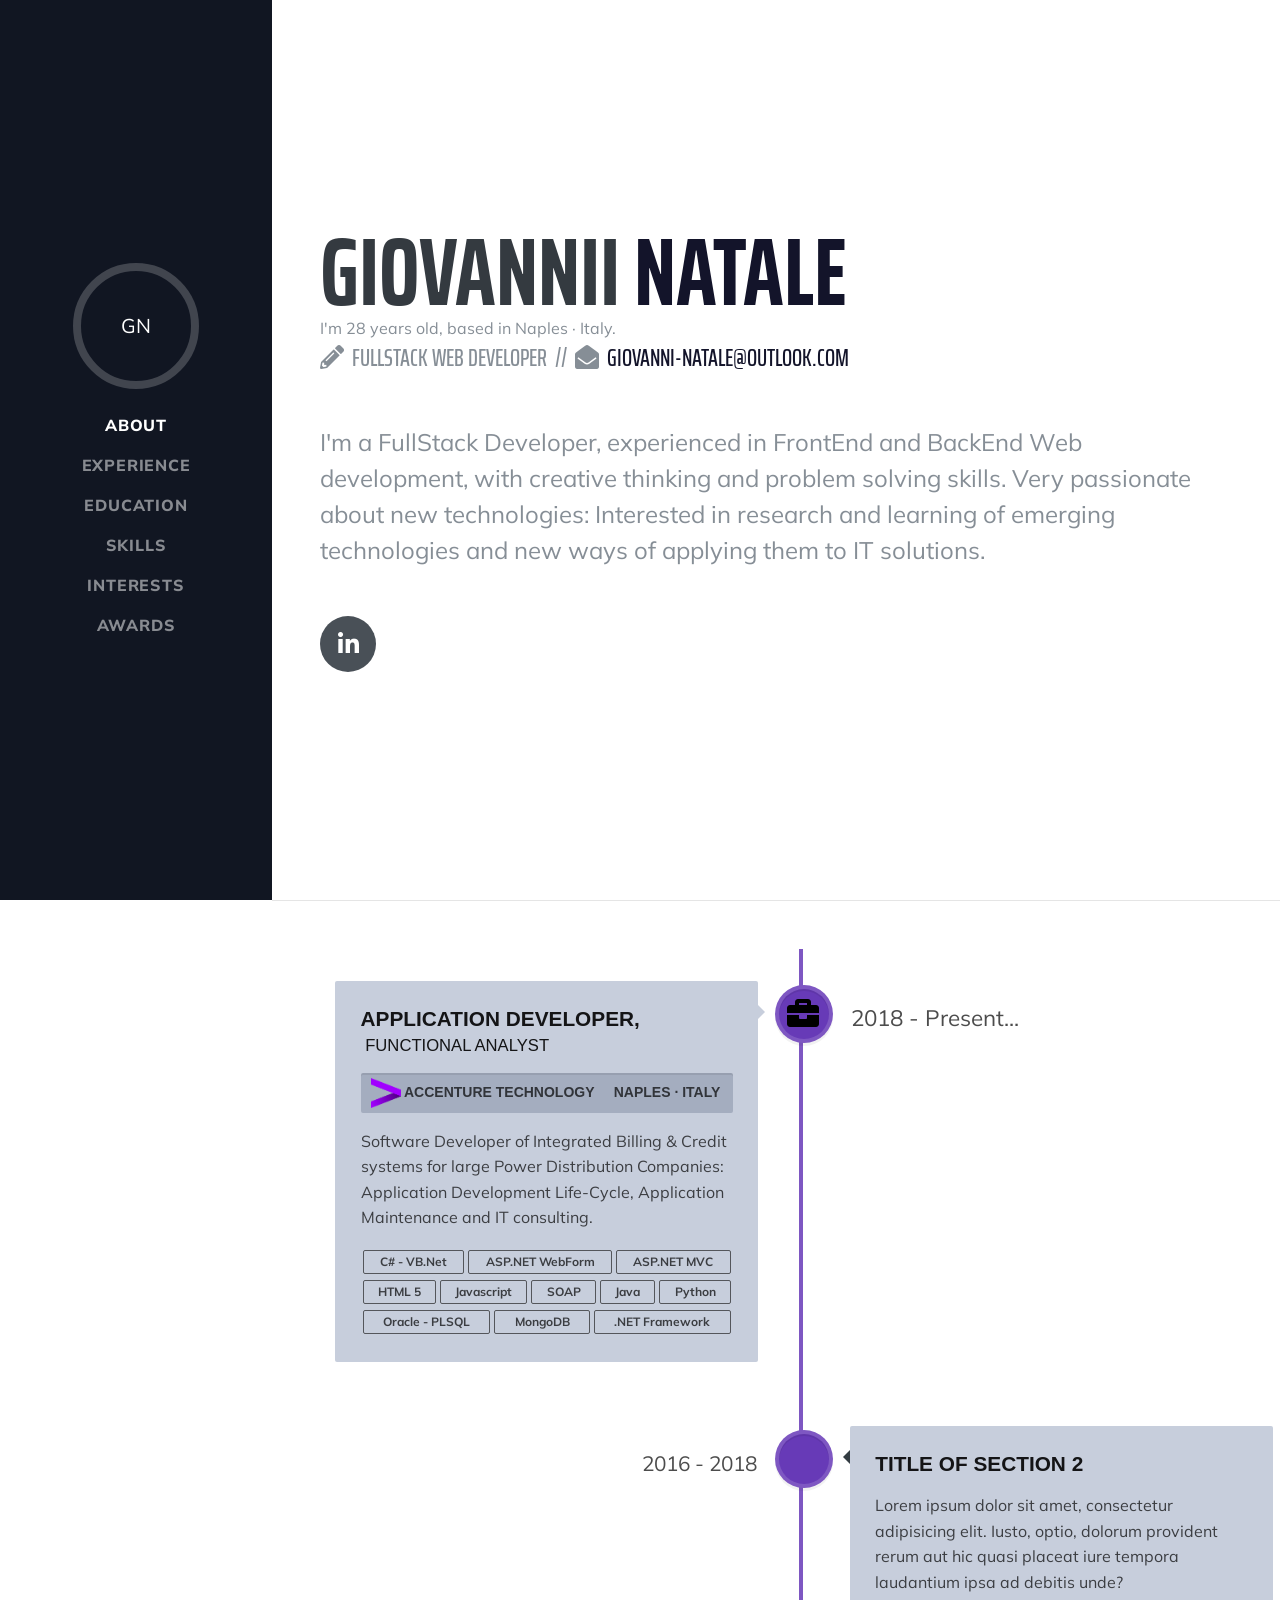
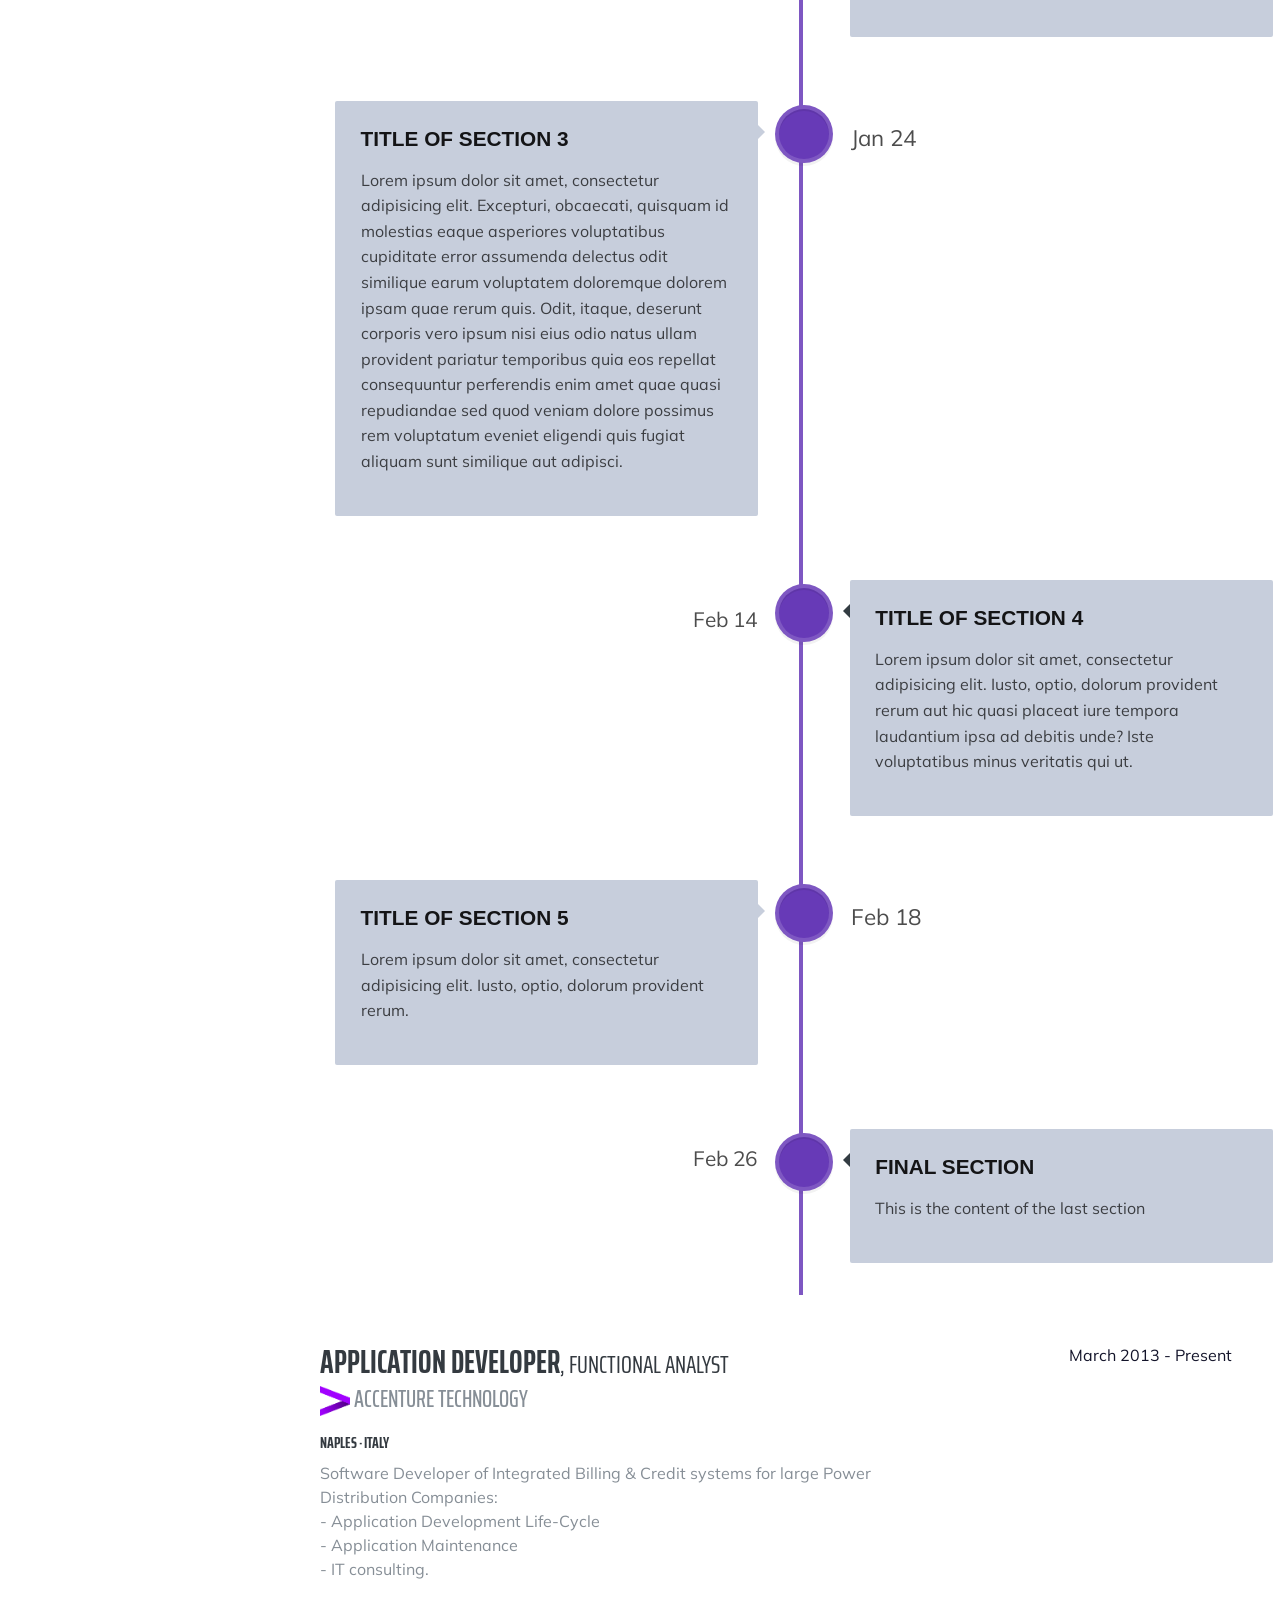
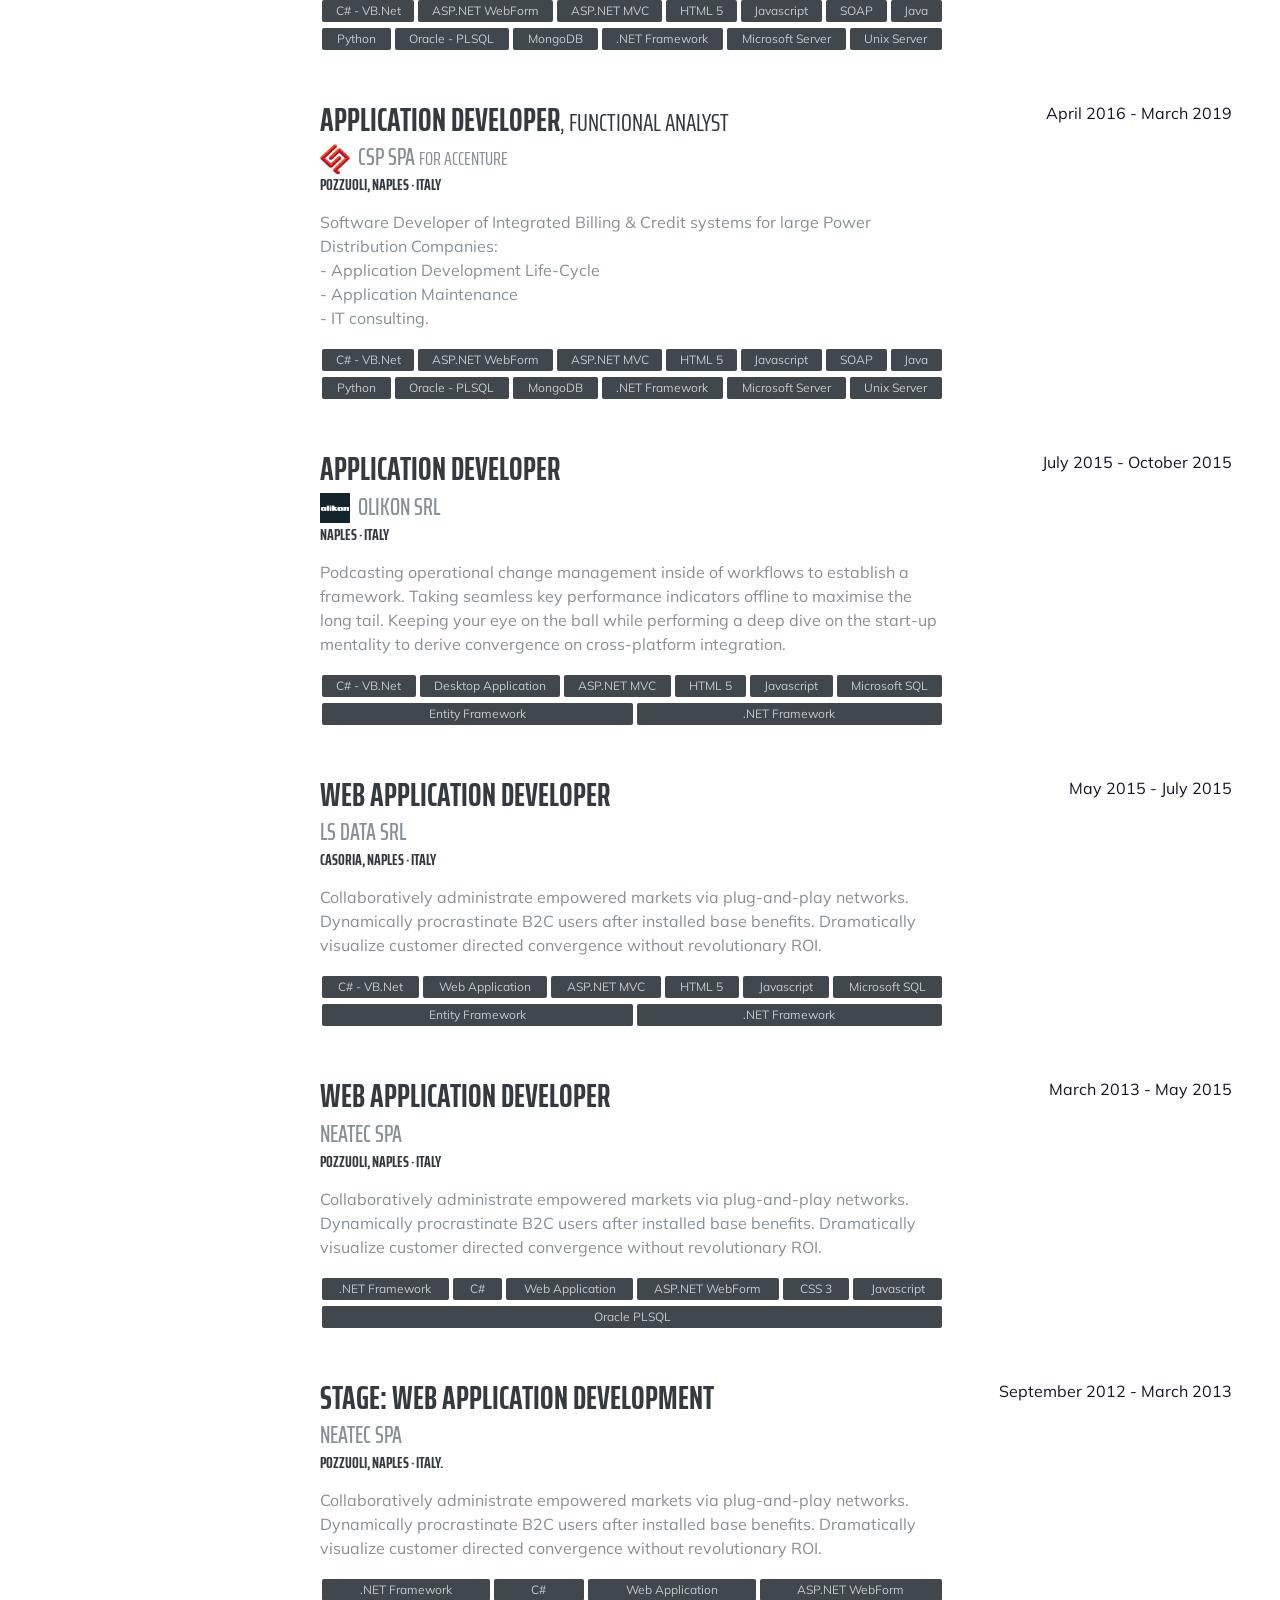
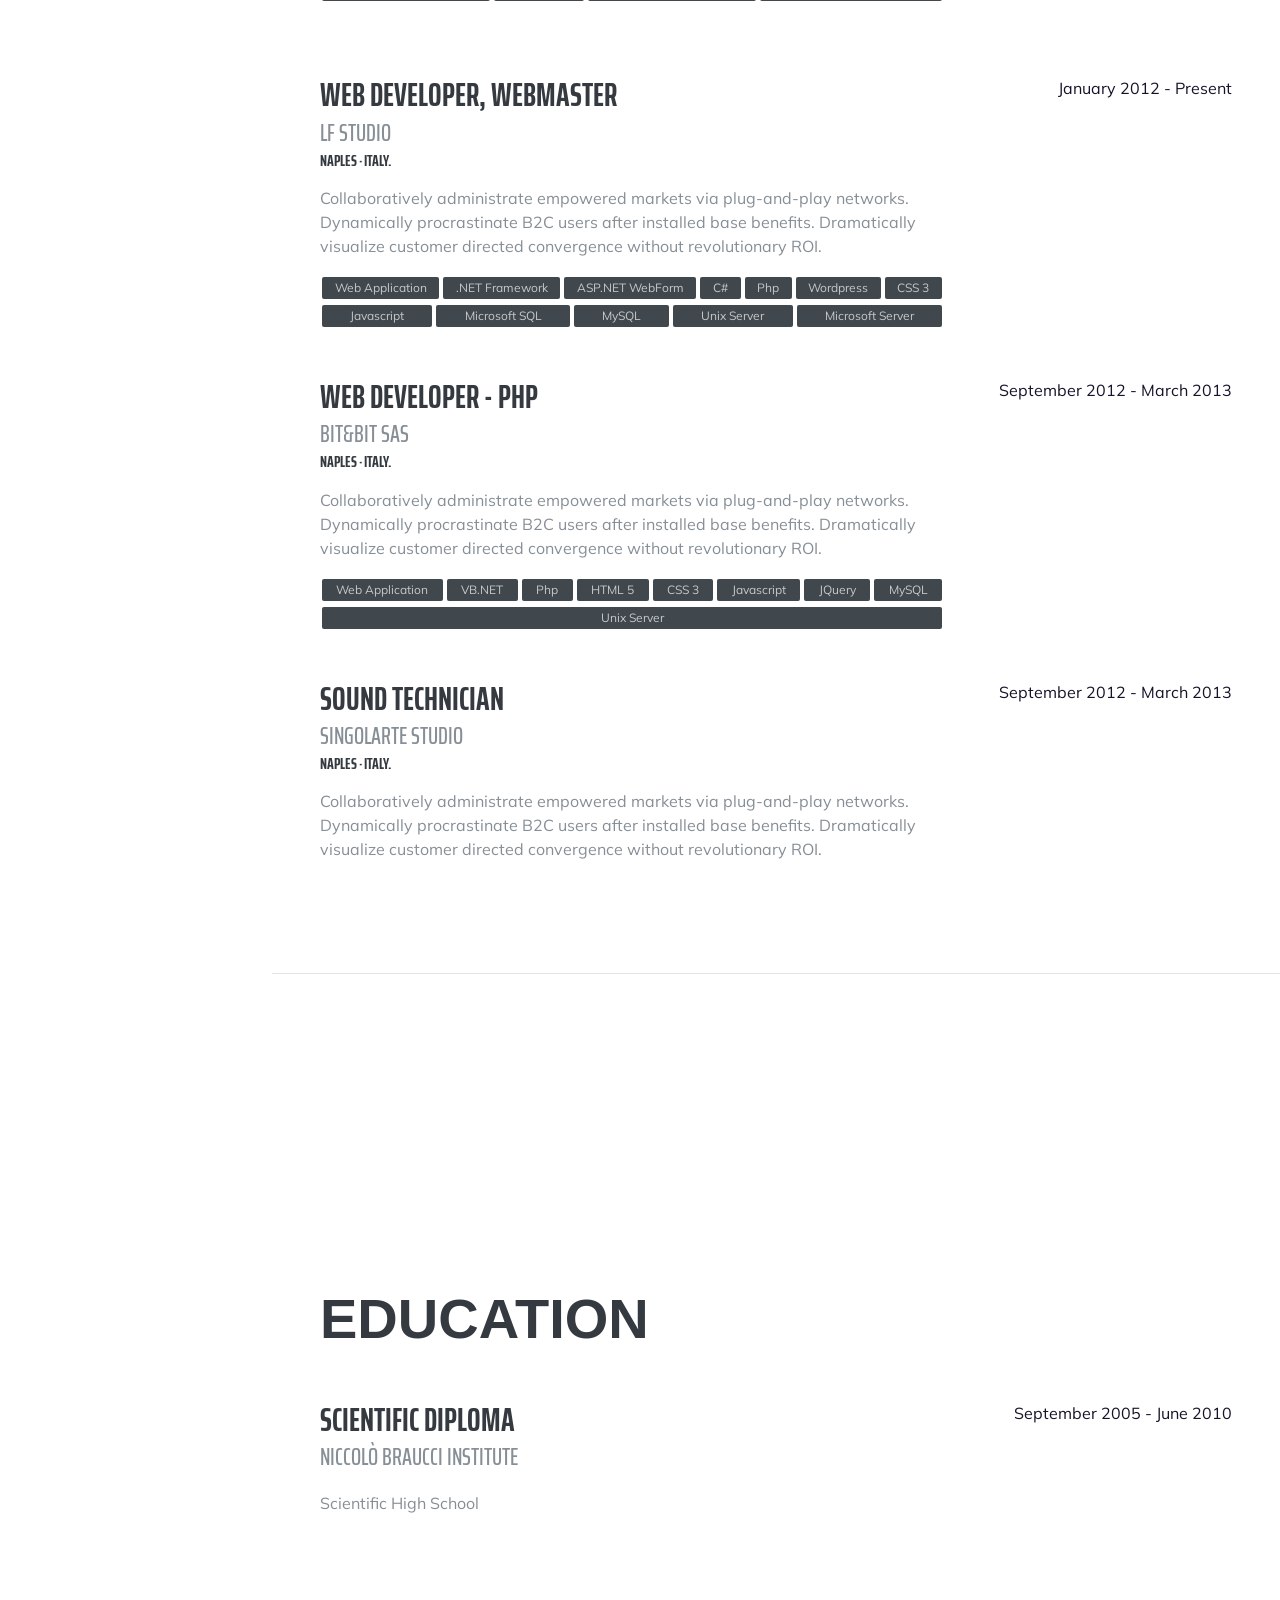
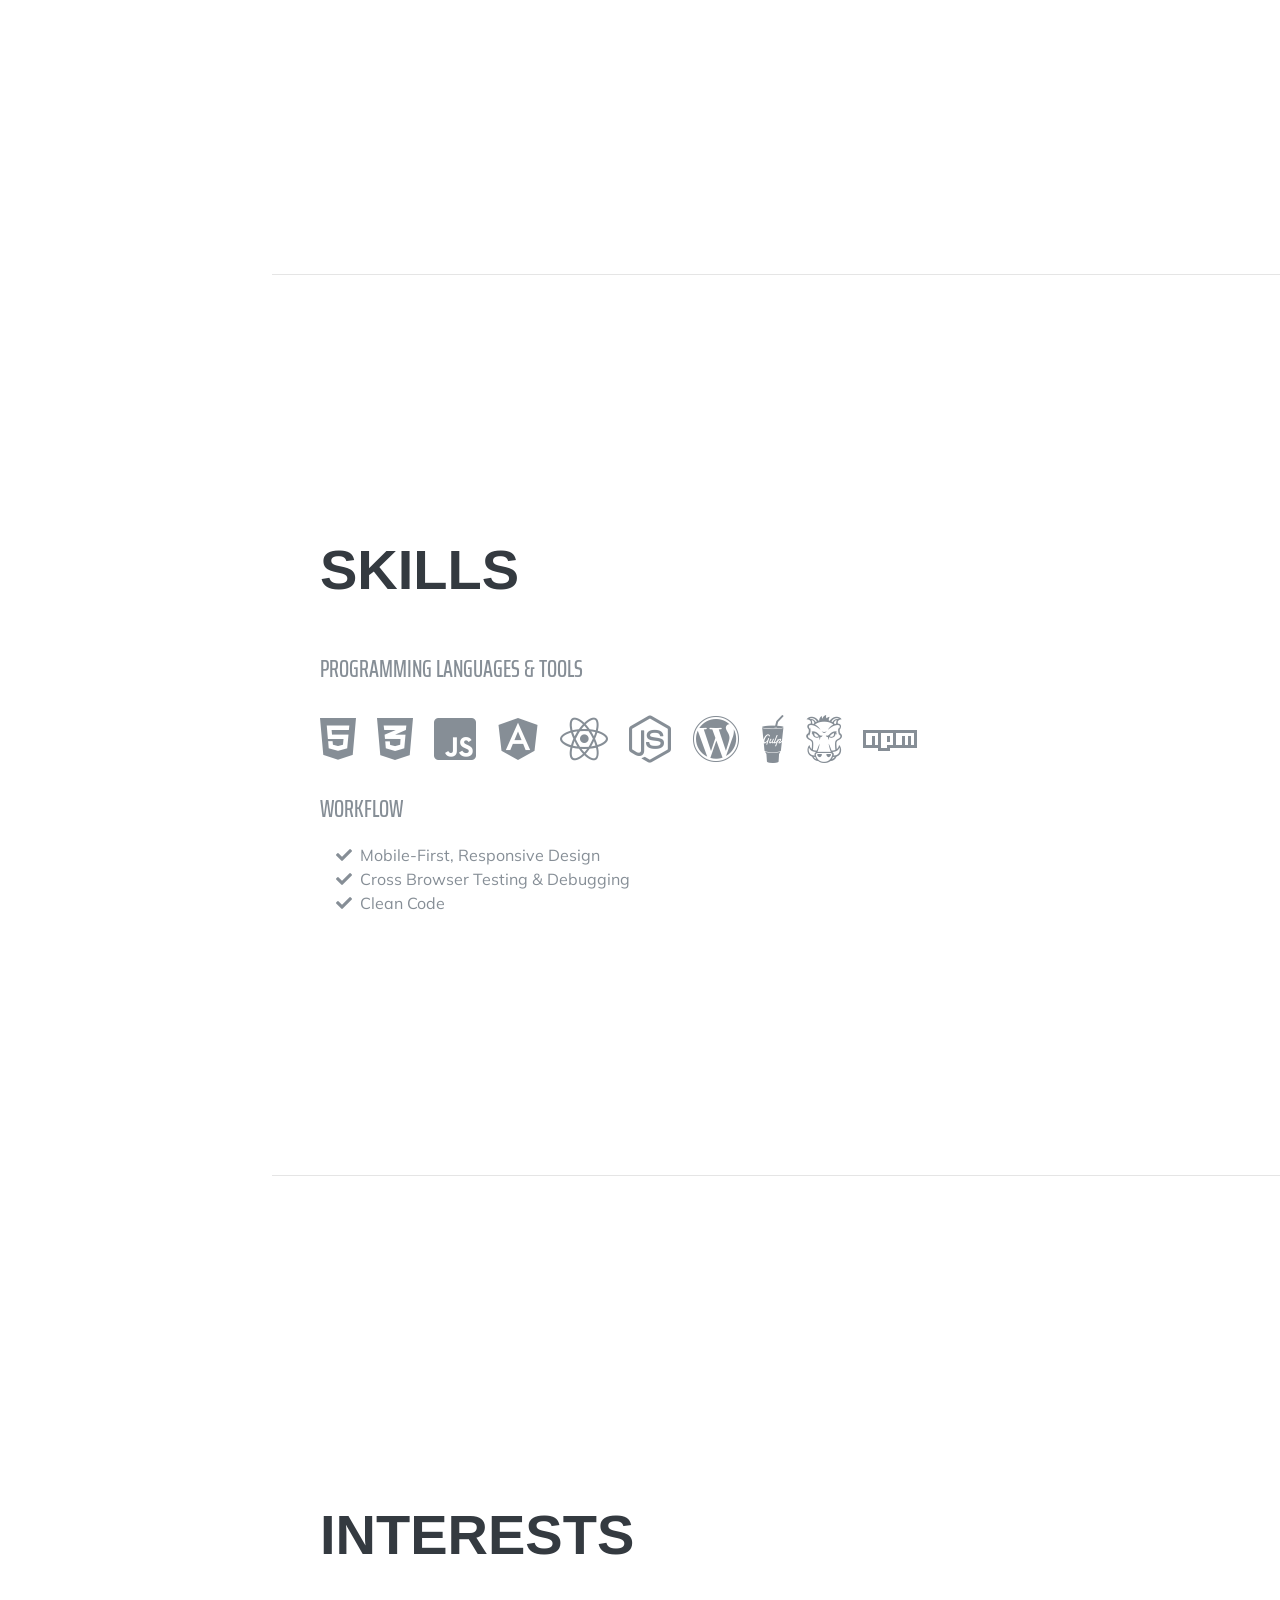
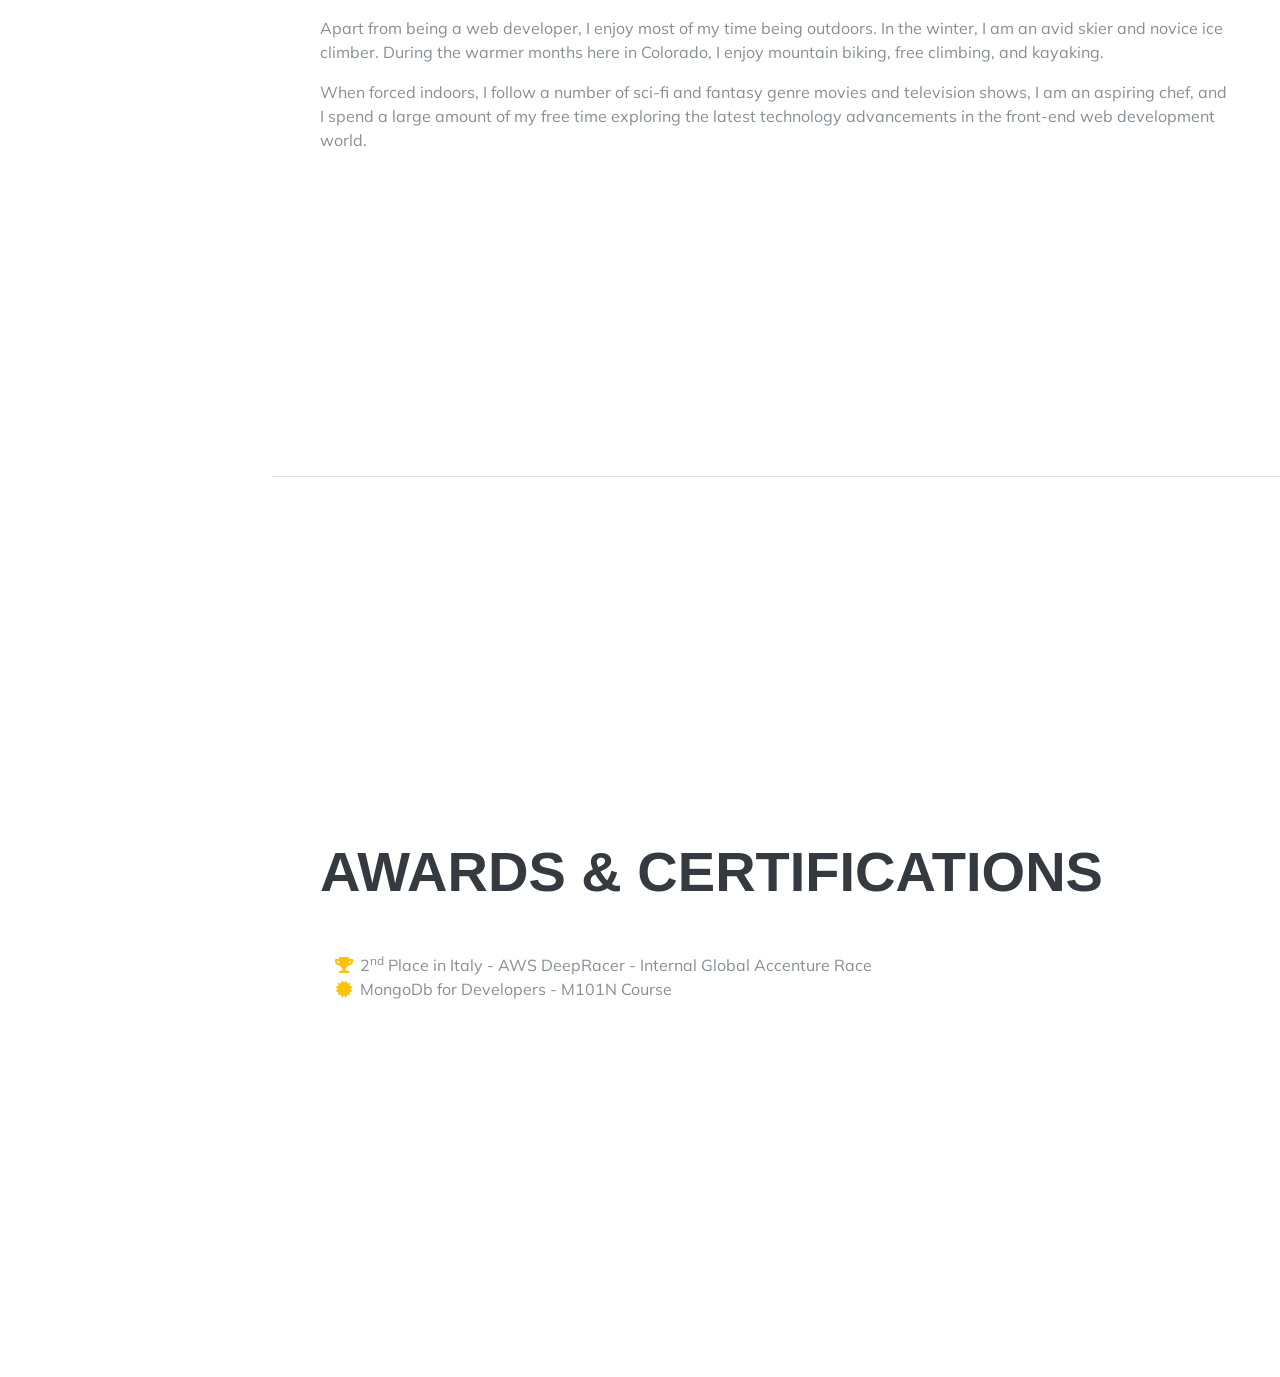
<file: gnatale/index.html>
﻿<!DOCTYPE html>
<html lang="en">
  <head>
    <meta charset="utf-8" />
    <meta
      name="viewport"
      content="width=device-width, initial-scale=1, shrink-to-fit=no"
    />
    <meta name="description" content="" />
    <meta name="author" content="" />

    <title>Giovanni Natale</title>

    <!-- Bootstrap core CSS -->
    <link href="vendor/bootstrap/css/bootstrap.min.css" rel="stylesheet" />

    <!-- Custom fonts for this template -->
    <link
      href="https://fonts.googleapis.com/css?family=Saira+Extra+Condensed:500,700"
      rel="stylesheet"
    />
    <link
      href="https://fonts.googleapis.com/css?family=Muli:400,400i,800,800i"
      rel="stylesheet"
    />

    <!-- Custom styles for this template -->
    <link href="css/style.css" rel="stylesheet" />
    <link href="css/resume.css" rel="stylesheet" />
    <link href="css/style.css" rel="stylesheet" />
    <link href="vendor/fontawesome-free/css/all.min.css" rel="stylesheet" />
  </head>

  <body id="page-top">
    <nav
      class="navbar navbar-expand-lg navbar-dark bg-primary fixed-top"
      id="sideNav"
    >
      <a class="navbar-brand js-scroll-trigger" href="#page-top">
        <span class="d-block d-lg-none">Giovanni Natale</span>
        <p
          class="img-fluid img-profile rounded-circle mx-auto mb-2"
          data-letters="GN"
        ></p>
        <span class="d-none d-lg-block">
          <img
            style="display:none"
            class="img-fluid img-profile rounded-circle mx-auto mb-2"
            src="img/profile.jpg"
            alt=""
          />
        </span>
      </a>
      <button
        class="navbar-toggler"
        type="button"
        data-toggle="collapse"
        data-target="#navbarSupportedContent"
        aria-controls="navbarSupportedContent"
        aria-expanded="false"
        aria-label="Toggle navigation"
      >
        <span class="navbar-toggler-icon"></span>
      </button>
      <div class="collapse navbar-collapse" id="navbarSupportedContent">
        <ul class="navbar-nav">
          <li class="nav-item">
            <a class="nav-link js-scroll-trigger" href="#about">About</a>
          </li>
          <li class="nav-item">
            <a class="nav-link js-scroll-trigger" href="#experience"
              >Experience</a
            >
          </li>
          <li class="nav-item">
            <a class="nav-link js-scroll-trigger" href="#education"
              >Education</a
            >
          </li>
          <li class="nav-item">
            <a class="nav-link js-scroll-trigger" href="#skills">Skills</a>
          </li>
          <li class="nav-item">
            <a class="nav-link js-scroll-trigger" href="#interests"
              >Interests</a
            >
          </li>
          <li class="nav-item">
            <a class="nav-link js-scroll-trigger" href="#awards">Awards</a>
          </li>
        </ul>
      </div>
    </nav>

    <div class="container-fluid p-0">
      <section
        class="resume-section p-3 p-lg-5 d-flex align-items-center"
        id="about"
      >
        <div class="w-100">
          <h1 class="mb-0">
            Giovannii
            <span class="text-primary">Natale</span>
          </h1>
          I'm 28 years old, based in Naples · Italy.
          <div class="subheading mb-5">
            <span class="fa fa-pencil-alt fa-1x"></span>&nbsp; FullStack Web
            Developer &nbsp;//&nbsp;
            <span class="fa fa-envelope-open fa-1x"></span>&nbsp;
            <a href="mailto:name@email.com">giovanni-natale@outlook.com</a>
          </div>
          <p style="font-size:1.5em">
            I'm a FullStack Developer, experienced in FrontEnd and BackEnd Web
            development, with creative thinking and problem solving skills. Very
            passionate about new technologies: Interested in research and
            learning of emerging technologies and new ways of applying them to
            IT solutions.
          </p>
          <p class="lead mb-5"></p>
          <div class="social-icons">
            <a href="https://www.linkedin.com/in/giovanni-natale-10514796/">
              <i class="fab fa-linkedin-in"></i>
            </a>
          </div>
        </div>
      </section>

      <hr class="m-0" />

      <section
        class="resume-section p-3 p-lg-5 d-flex align-items-center"
        id="experience"
      >
        <div class="w-100">
          <!--timeline-->
          <div class="container">
            <section id="cd-timeline" class="cd-container">
              <div class="cd-timeline-block">
                <div class="cd-timeline-img cd-picture">
                  <i class="fas fa-briefcase fa-2x" aria-hidden="true"></i>
                </div>

                <div class="cd-timeline-content">
                  <div style="display:none">
                    <h2>
                      <span class="timeline-content-info-title">
                        <!--<i class="fa fa-certificate" aria-hidden="true"></i>-->
                        Software Developer, <small>Functional Analyst</small>
                      </span>
                    </h2>
                    <div class="timeline-content-info">
                      <img
                        src="img/acn.png"
                        style="width:30px; height:30px"
                      />&nbsp; ACCENTURE TECHNOLOGY
                    </div>
                  </div>
                  <h2 class="mb-3">
                    Application Developer,
                    <small>&nbsp;Functional Analyst</small>
                  </h2>
                  <h2>
                    <div class="timeline-content-info">
                      <img
                        src="img/acn.png"
                        style="width:30px; height:30px"
                      />&nbsp;Accenture Technology &nbsp;&nbsp;&nbsp;
                      <span style="text-align:right">Naples · Italy</span>
                    </div>
                  </h2>

                  <p>
                    Software Developer of Integrated Billing & Credit systems
                    for large Power Distribution Companies: Application
                    Development Life-Cycle, Application Maintenance and IT
                    consulting.
                  </p>

                  <ul class="content-skills">
                    <li>C# - VB.Net</li>
                    <li>ASP.NET WebForm</li>
                    <li>ASP.NET MVC</li>
                    <li>HTML 5</li>
                    <li>Javascript</li>
                    <li>SOAP</li>
                    <li>Java</li>
                    <li>Python</li>
                    <li>Oracle - PLSQL</li>
                    <li>MongoDB</li>
                    <li>.NET Framework</li>
                  </ul>
                  <span class="cd-date">2018 - Present...</span>
                </div>
                <!-- cd-timeline-content -->
              </div>
              <!-- cd-timeline-block -->

              <div class="cd-timeline-block">
                <div class="cd-timeline-img cd-movie"></div>
                <!-- cd-timeline-img -->

                <div class="cd-timeline-content">
                  <h2>Title of section 2</h2>
                  <p>
                    Lorem ipsum dolor sit amet, consectetur adipisicing elit.
                    Iusto, optio, dolorum provident rerum aut hic quasi placeat
                    iure tempora laudantium ipsa ad debitis unde?
                  </p>
                  <span class="cd-date">2016 - 2018</span>
                </div>
                <!-- cd-timeline-content -->
              </div>
              <!-- cd-timeline-block -->

              <div class="cd-timeline-block">
                <div class="cd-timeline-img cd-picture"></div>
                <!-- cd-timeline-img -->

                <div class="cd-timeline-content">
                  <h2>Title of section 3</h2>
                  <p>
                    Lorem ipsum dolor sit amet, consectetur adipisicing elit.
                    Excepturi, obcaecati, quisquam id molestias eaque asperiores
                    voluptatibus cupiditate error assumenda delectus odit
                    similique earum voluptatem doloremque dolorem ipsam quae
                    rerum quis. Odit, itaque, deserunt corporis vero ipsum nisi
                    eius odio natus ullam provident pariatur temporibus quia eos
                    repellat consequuntur perferendis enim amet quae quasi
                    repudiandae sed quod veniam dolore possimus rem voluptatum
                    eveniet eligendi quis fugiat aliquam sunt similique aut
                    adipisci.
                  </p>
                  <span class="cd-date">Jan 24</span>
                </div>
                <!-- cd-timeline-content -->
              </div>
              <!-- cd-timeline-block -->

              <div class="cd-timeline-block">
                <div class="cd-timeline-img cd-location"></div>
                <!-- cd-timeline-img -->

                <div class="cd-timeline-content">
                  <h2>Title of section 4</h2>
                  <p>
                    Lorem ipsum dolor sit amet, consectetur adipisicing elit.
                    Iusto, optio, dolorum provident rerum aut hic quasi placeat
                    iure tempora laudantium ipsa ad debitis unde? Iste
                    voluptatibus minus veritatis qui ut.
                  </p>
                  <span class="cd-date">Feb 14</span>
                </div>
                <!-- cd-timeline-content -->
              </div>
              <!-- cd-timeline-block -->

              <div class="cd-timeline-block">
                <div class="cd-timeline-img cd-location"></div>

                <div class="cd-timeline-content">
                  <h2>Title of section 5</h2>
                  <p>
                    Lorem ipsum dolor sit amet, consectetur adipisicing elit.
                    Iusto, optio, dolorum provident rerum.
                  </p>
                  <span class="cd-date">Feb 18</span>
                </div>
                <!-- cd-timeline-content -->
              </div>
              <!-- cd-timeline-block -->

              <div class="cd-timeline-block">
                <div class="cd-timeline-img cd-movie"></div>
                <!-- cd-timeline-img -->

                <div class="cd-timeline-content">
                  <h2>Final Section</h2>
                  <p>This is the content of the last section</p>
                  <span class="cd-date">Feb 26</span>
                </div>
                <!-- cd-timeline-content -->
              </div>
              <!-- cd-timeline-block -->
            </section>
            <!-- cd-timeline -->
          </div>
          <!--timeline-->
          <div
            class="resume-item d-flex flex-column flex-md-row justify-content-between mb-5"
          >
            <div class="resume-content">
              <h3 class="mb-0">
                Application Developer<small>,&nbsp;Functional Analyst</small>
              </h3>
              <div class="subheading mb-3">
                <img
                  src="img/acn.png"
                  style="width:30px; height:30px"
                />&nbsp;Accenture Technology
              </div>
              <h6>Naples · Italy</h6>
              <p>
                Software Developer of Integrated Billing & Credit systems for
                large Power Distribution Companies:<br />
                - Application Development Life-Cycle <br />
                - Application Maintenance <br />
                - IT consulting.<br />
              </p>
              <ul class="content-skills">
                <li>C# - VB.Net</li>
                <li>ASP.NET WebForm</li>
                <li>ASP.NET MVC</li>
                <li>HTML 5</li>
                <li>Javascript</li>
                <li>SOAP</li>
                <li>Java</li>
                <li>Python</li>
                <li>Oracle - PLSQL</li>
                <li>MongoDB</li>
                <li>.NET Framework</li>
                <li>Microsoft Server</li>
                <li>Unix Server</li>
              </ul>
            </div>
            <div class="resume-date text-md-right">
              <span class="text-primary">March 2013 - Present</span>
            </div>
          </div>

          <div
            class="resume-item d-flex flex-column flex-md-row justify-content-between mb-5"
          >
            <div class="resume-content">
              <h3 class="mb-0">
                Application Developer<small>,&nbsp;Functional Analyst</small>
              </h3>
              <div class="subheading mb-3">
                <img src="img/csp.png" style="width:30px; height:30px" />&nbsp;
                CSP SpA <small>for Accenture</small>
                <h6>Pozzuoli, Naples · Italy</h6>
              </div>
              <p>
                Software Developer of Integrated Billing & Credit systems for
                large Power Distribution Companies:<br />
                - Application Development Life-Cycle <br />
                - Application Maintenance <br />
                - IT consulting.<br />
              </p>
              <ul class="content-skills">
                <li>C# - VB.Net</li>
                <li>ASP.NET WebForm</li>
                <li>ASP.NET MVC</li>
                <li>HTML 5</li>
                <li>Javascript</li>
                <li>SOAP</li>
                <li>Java</li>
                <li>Python</li>
                <li>Oracle - PLSQL</li>
                <li>MongoDB</li>
                <li>.NET Framework</li>
                <li>Microsoft Server</li>
                <li>Unix Server</li>
              </ul>
            </div>
            <div class="resume-date text-md-right">
              <span class="text-primary">April 2016 - March 2019</span>
            </div>
          </div>

          <div
            class="resume-item d-flex flex-column flex-md-row justify-content-between mb-5"
          >
            <div class="resume-content">
              <h3 class="mb-0">Application Developer</h3>
              <div class="subheading mb-3">
                <img
                  src="img/olikon.png"
                  style="width:30px; height:30px"
                />&nbsp; Olikon Srl
                <h6>Naples · Italy</h6>
              </div>
              <p>
                Podcasting operational change management inside of workflows to
                establish a framework. Taking seamless key performance
                indicators offline to maximise the long tail. Keeping your eye
                on the ball while performing a deep dive on the start-up
                mentality to derive convergence on cross-platform integration.
              </p>
              <ul class="content-skills">
                <li>C# - VB.Net</li>
                <li>Desktop Application</li>
                <li>ASP.NET MVC</li>
                <li>HTML 5</li>
                <li>Javascript</li>
                <li>Microsoft SQL</li>
                <li>Entity Framework</li>
                <li>.NET Framework</li>
              </ul>
            </div>
            <div class="resume-date text-md-right">
              <span class="text-primary">July 2015 - October 2015</span>
            </div>
          </div>

          <div
            class="resume-item d-flex flex-column flex-md-row justify-content-between mb-5"
          >
            <div class="resume-content">
              <h3 class="mb-0">Web Application Developer</h3>
              <div class="subheading mb-3">
                LS Data Srl
                <h6>Casoria, Naples · Italy</h6>
              </div>
              <p>
                Collaboratively administrate empowered markets via plug-and-play
                networks. Dynamically procrastinate B2C users after installed
                base benefits. Dramatically visualize customer directed
                convergence without revolutionary ROI.
              </p>
              <ul class="content-skills">
                <li>C# - VB.Net</li>
                <li>Web Application</li>
                <li>ASP.NET MVC</li>
                <li>HTML 5</li>
                <li>Javascript</li>
                <li>Microsoft SQL</li>
                <li>Entity Framework</li>
                <li>.NET Framework</li>
              </ul>
            </div>
            <div class="resume-date text-md-right">
              <span class="text-primary">May 2015 - July 2015</span>
            </div>
          </div>

          <div
            class="resume-item d-flex flex-column flex-md-row justify-content-between mb-5"
          >
            <div class="resume-content">
              <h3 class="mb-0">Web Application Developer</h3>
              <div class="subheading mb-3">
                Neatec SpA
                <h6>Pozzuoli, Naples · Italy</h6>
              </div>
              <p>
                Collaboratively administrate empowered markets via plug-and-play
                networks. Dynamically procrastinate B2C users after installed
                base benefits. Dramatically visualize customer directed
                convergence without revolutionary ROI.
              </p>
              <ul class="content-skills">
                <li>.NET Framework</li>
                <li>C#</li>
                <li>Web Application</li>
                <li>ASP.NET WebForm</li>
                <li>CSS 3</li>
                <li>Javascript</li>
                <li>Oracle PLSQL</li>
              </ul>
            </div>
            <div class="resume-date text-md-right">
              <span class="text-primary">March 2013 - May 2015</span>
            </div>
          </div>

          <div
            class="resume-item d-flex flex-column flex-md-row justify-content-between mb-5"
          >
            <div class="resume-content">
              <h3 class="mb-0">Stage: Web Application Development</h3>
              <div class="subheading mb-3">
                Neatec SpA
                <h6>Pozzuoli, Naples · Italy.</h6>
              </div>
              <p>
                Collaboratively administrate empowered markets via plug-and-play
                networks. Dynamically procrastinate B2C users after installed
                base benefits. Dramatically visualize customer directed
                convergence without revolutionary ROI.
              </p>
              <ul class="content-skills">
                <li>.NET Framework</li>
                <li>C#</li>
                <li>Web Application</li>
                <li>ASP.NET WebForm</li>
              </ul>
            </div>
            <div class="resume-date text-md-right">
              <span class="text-primary">September 2012 - March 2013 </span>
            </div>
          </div>
          <br />
          <div
            class="resume-item d-flex flex-column flex-md-row justify-content-between mb-5"
          >
            <div class="resume-content">
              <h3 class="mb-0">Web Developer, WebMaster</h3>
              <div class="subheading mb-3">
                LF Studio
                <h6>Naples · Italy.</h6>
              </div>
              <p>
                Collaboratively administrate empowered markets via plug-and-play
                networks. Dynamically procrastinate B2C users after installed
                base benefits. Dramatically visualize customer directed
                convergence without revolutionary ROI.
              </p>
              <ul class="content-skills">
                <li>Web Application</li>
                <li>.NET Framework</li>
                <li>ASP.NET WebForm</li>
                <li>C#</li>
                <li>Php</li>
                <li>Wordpress</li>
                <li>CSS 3</li>
                <li>Javascript</li>
                <li>Microsoft SQL</li>
                <li>MySQL</li>
                <li>Unix Server</li>
                <li>Microsoft Server</li>
              </ul>
            </div>
            <div class="resume-date text-md-right">
              <span class="text-primary">January 2012 - Present </span>
            </div>
          </div>

          <div
            class="resume-item d-flex flex-column flex-md-row justify-content-between mb-5"
          >
            <div class="resume-content">
              <h3 class="mb-0">Web Developer - Php</h3>
              <div class="subheading mb-3">
                Bit&Bit sas
                <h6>Naples · Italy.</h6>
              </div>
              <p>
                Collaboratively administrate empowered markets via plug-and-play
                networks. Dynamically procrastinate B2C users after installed
                base benefits. Dramatically visualize customer directed
                convergence without revolutionary ROI.
              </p>
              <ul class="content-skills">
                <li>Web Application</li>
                <li>VB.NET</li>
                <li>Php</li>
                <li>HTML 5</li>
                <li>CSS 3</li>
                <li>Javascript</li>
                <li>JQuery</li>
                <li>MySQL</li>
                <li>Unix Server</li>
              </ul>
            </div>
            <div class="resume-date text-md-right">
              <span class="text-primary">September 2012 - March 2013 </span>
            </div>
          </div>

          <div
            class="resume-item d-flex flex-column flex-md-row justify-content-between mb-5"
          >
            <div class="resume-content">
              <h3 class="mb-0">Sound technician</h3>
              <div class="subheading mb-3">
                Singolarte Studio
                <h6>Naples · Italy.</h6>
              </div>
              <p>
                Collaboratively administrate empowered markets via plug-and-play
                networks. Dynamically procrastinate B2C users after installed
                base benefits. Dramatically visualize customer directed
                convergence without revolutionary ROI.
              </p>
            </div>
            <div class="resume-date text-md-right">
              <span class="text-primary">September 2012 - March 2013 </span>
            </div>
          </div>
        </div>
      </section>

      <hr class="m-0" />

      <section
        class="resume-section p-3 p-lg-5 d-flex align-items-center"
        id="education"
      >
        <div class="w-100">
          <h2 class="mb-5">Education</h2>

          <div
            class="resume-item d-flex flex-column flex-md-row justify-content-between mb-5"
          >
            <div class="resume-content">
              <h3 class="mb-0">Scientific Diploma</h3>
              <div class="subheading mb-3">Niccolò Braucci Institute</div>
              <div>Scientific High School</div>
            </div>
            <div class="resume-date text-md-right">
              <span class="text-primary">September 2005 - June 2010</span>
            </div>
          </div>
        </div>
      </section>

      <hr class="m-0" />

      <section
        class="resume-section p-3 p-lg-5 d-flex align-items-center"
        id="skills"
      >
        <div class="w-100">
          <h2 class="mb-5">Skills</h2>

          <div class="subheading mb-3">Programming Languages &amp; Tools</div>
          <ul class="list-inline dev-icons">
            <li class="list-inline-item">
              <i class="fab fa-html5"></i>
            </li>
            <li class="list-inline-item">
              <i class="fab fa-css3-alt"></i>
            </li>
            <li class="list-inline-item">
              <i class="fab fa-js-square"></i>
            </li>
            <li class="list-inline-item">
              <i class="fab fa-angular"></i>
            </li>
            <li class="list-inline-item">
              <i class="fab fa-react"></i>
            </li>
            <li class="list-inline-item">
              <i class="fab fa-node-js"></i>
            </li>
            <li class="list-inline-item">
              <i class="fab fa-wordpress"></i>
            </li>
            <li class="list-inline-item">
              <i class="fab fa-gulp"></i>
            </li>
            <li class="list-inline-item">
              <i class="fab fa-grunt"></i>
            </li>
            <li class="list-inline-item">
              <i class="fab fa-npm"></i>
            </li>
          </ul>

          <div class="subheading mb-3">Workflow</div>
          <ul class="fa-ul mb-0">
            <li>
              <i class="fa-li fa fa-check"></i>
              Mobile-First, Responsive Design
            </li>
            <li>
              <i class="fa-li fa fa-check"></i>
              Cross Browser Testing &amp; Debugging
            </li>
            <li>
              <i class="fa-li fa fa-check"></i>
              Clean Code
            </li>
          </ul>
        </div>
      </section>

      <hr class="m-0" />

      <section
        class="resume-section p-3 p-lg-5 d-flex align-items-center"
        id="interests"
      >
        <div class="w-100">
          <h2 class="mb-5">Interests</h2>
          <p>
            Apart from being a web developer, I enjoy most of my time being
            outdoors. In the winter, I am an avid skier and novice ice climber.
            During the warmer months here in Colorado, I enjoy mountain biking,
            free climbing, and kayaking.
          </p>
          <p class="mb-0">
            When forced indoors, I follow a number of sci-fi and fantasy genre
            movies and television shows, I am an aspiring chef, and I spend a
            large amount of my free time exploring the latest technology
            advancements in the front-end web development world.
          </p>
        </div>
      </section>

      <hr class="m-0" />

      <section
        class="resume-section p-3 p-lg-5 d-flex align-items-center"
        id="awards"
      >
        <div class="w-100">
          <h2 class="mb-5">Awards &amp; Certifications</h2>
          <ul class="fa-ul">
            <li>
              <i class="fa-li fa fa-trophy fa-1x text-warning"></i>
              2<sup>nd</sup>
              Place in Italy - AWS DeepRacer - Internal Global Accenture Race
            </li>
            <li></li>
            <li>
              <i class="fa-li fa fa-certificate fa-1x text-warning"></i>
              MongoDb for Developers - M101N Course
            </li>
            <li></li>
          </ul>
        </div>
      </section>
    </div>

    <!-- Bootstrap core JavaScript -->
    <script src="vendor/jquery/jquery.min.js"></script>
    <script src="vendor/bootstrap/js/bootstrap.bundle.min.js"></script>

    <!-- Plugin JavaScript -->
    <script src="vendor/jquery-easing/jquery.easing.min.js"></script>

    <!-- Custom scripts for this template -->
    <script src="js/resume.min.js"></script>
  </body>
</html>
</file>
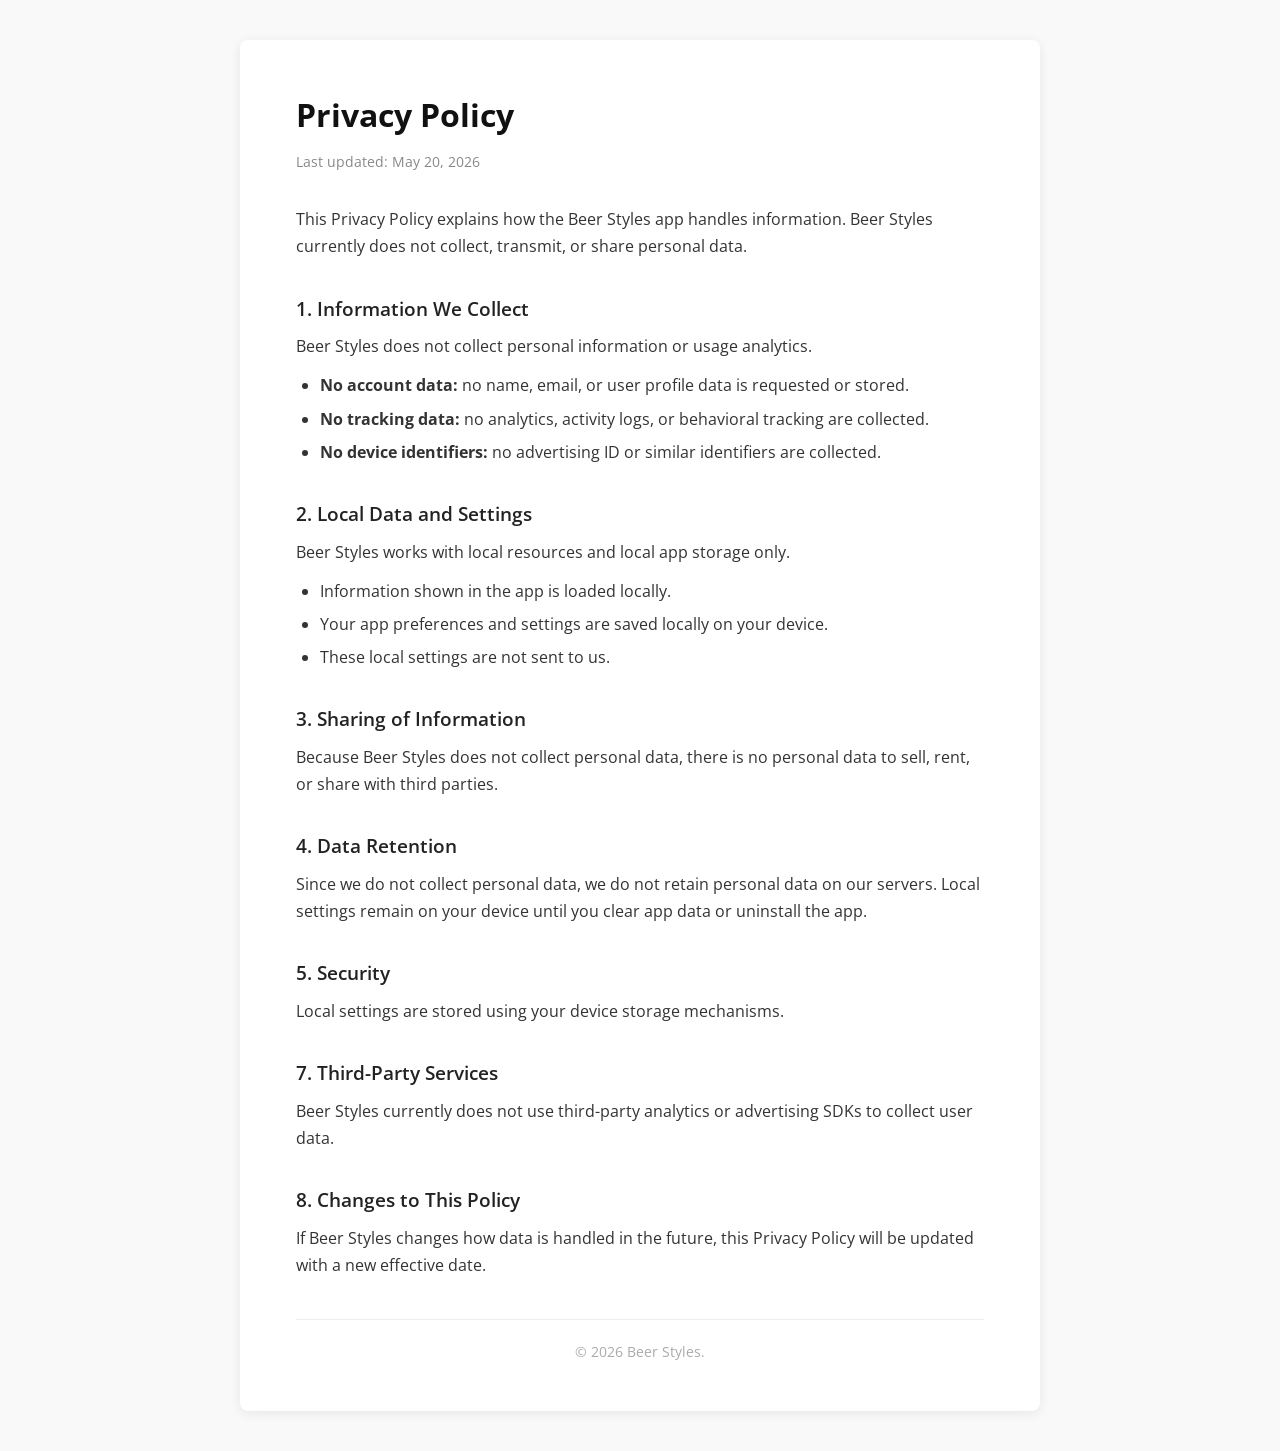
<file: privacy-policy/index.html>
<!DOCTYPE html>
<html lang="en-US">
<head>
  <meta charset="UTF-8" />
  <meta name="viewport" content="width=device-width, initial-scale=1.0" />
  <title>Privacy Policy</title>
  <link rel="preconnect" href="https://fonts.googleapis.com" />
  <link rel="preconnect" href="https://fonts.gstatic.com" crossorigin />
  <link href="https://fonts.googleapis.com/css2?family=Open+Sans:wght@400;600;700&display=swap" rel="stylesheet" />
  <style>
    *, *::before, *::after { box-sizing: border-box; margin: 0; padding: 0; }
    body {
      font-family: 'Open Sans', sans-serif;
      font-size: 16px;
      line-height: 1.7;
      color: #333;
      background-color: #f9f9f9;
      padding: 40px 20px;
    }
    .container {
      max-width: 800px;
      margin: 0 auto;
      background: #fff;
      border-radius: 8px;
      padding: 48px 56px;
      box-shadow: 0 2px 12px rgba(0,0,0,0.08);
    }
    h1 {
      font-size: 2rem;
      font-weight: 700;
      margin-bottom: 8px;
      color: #111;
    }
    .last-updated {
      font-size: 0.875rem;
      color: #888;
      margin-bottom: 32px;
    }
    h2 {
      font-size: 1.2rem;
      font-weight: 600;
      margin-top: 32px;
      margin-bottom: 8px;
      color: #222;
    }
    p { margin-bottom: 12px; }
    ul {
      margin: 8px 0 12px 24px;
    }
    ul li { margin-bottom: 6px; }
    a { color: #4A90E2; text-decoration: none; }
    a:hover { text-decoration: underline; }
    footer {
      margin-top: 40px;
      padding-top: 20px;
      border-top: 1px solid #eee;
      font-size: 0.85rem;
      color: #aaa;
      text-align: center;
    }
  </style>
</head>
<body>
  <div class="container">
    <h1>Privacy Policy</h1>
    <p class="last-updated">Last updated: May 20, 2026</p>

    <p>
      This Privacy Policy explains how the Beer Styles app handles information.
      Beer Styles currently does not collect, transmit, or share personal data.
    </p>

    <h2>1. Information We Collect</h2>
    <p>Beer Styles does not collect personal information or usage analytics.</p>
    <ul>
      <li><strong>No account data:</strong> no name, email, or user profile data is requested or stored.</li>
      <li><strong>No tracking data:</strong> no analytics, activity logs, or behavioral tracking are collected.</li>
      <li><strong>No device identifiers:</strong> no advertising ID or similar identifiers are collected.</li>
    </ul>

    <h2>2. Local Data and Settings</h2>
    <p>Beer Styles works with local resources and local app storage only.</p>
    <ul>
      <li>Information shown in the app is loaded locally.</li>
      <li>Your app preferences and settings are saved locally on your device.</li>
      <li>These local settings are not sent to us.</li>
    </ul>

    <h2>3. Sharing of Information</h2>
    <p>
      Because Beer Styles does not collect personal data, there is no personal data to sell, rent,
      or share with third parties.
    </p>

    <h2>4. Data Retention</h2>
    <p>
      Since we do not collect personal data, we do not retain personal data on our servers.
      Local settings remain on your device until you clear app data or uninstall the app.
    </p>

    <h2>5. Security</h2>
    <p>
      Local settings are stored using your device storage mechanisms.
    </p>

    <h2>7. Third-Party Services</h2>
    <p>
      Beer Styles currently does not use third-party analytics or advertising SDKs to collect user data.
    </p>

    <h2>8. Changes to This Policy</h2>
    <p>
      If Beer Styles changes how data is handled in the future, this Privacy Policy will be updated
      with a new effective date.
    </p>
    <footer>
      &copy; 2026 Beer Styles.
    </footer>
  </div>
</body>
</html>
</file>
<file: gnatale/css/style.css>
html,
body {
}

h2 {
  font-family: "Open Sans", sans-serif !important;
}

.cd-container {
  /*background-color: #222C32;*/
  height: 100%;
  box-sizing: border-box;
  width: 100%;
  max-width: 1080px;
  margin: 0 auto;
  /*background: #2B343A;*/
  padding: 0 10%;
  border-radius: 2px;
}

.cd-container::after {
  content: "";
  display: table;
  clear: both;
}

/* -------------------------------- 

Main components 

-------------------------------- */
#cd-timeline {
  position: relative;
  padding: 2em 0;
  margin-top: 0;
  margin-bottom: 2em;
}

#cd-timeline::before {
  content: "";
  position: absolute;
  top: 0;
  left: 25px;
  height: 100%;
  width: 4px;
  background: #7e57c2;
}

@media only screen and (min-width: 1170px) {
  #cd-timeline {
    margin-top: 0;
    margin-bottom: 3em;
  }

  #cd-timeline::before {
    left: 52.8%;
    margin-left: -2px;
  }
}
.cd-timeline-block {
  position: relative;
  margin: 2em 0;
}

.cd-timeline-block:after {
  content: "";
  display: table;
  clear: both;
}

.cd-timeline-block:first-child {
  margin-top: 0;
}

.cd-timeline-block:last-child {
  margin-bottom: 0;
}

@media only screen and (min-width: 1170px) {
  .cd-timeline-block {
    margin: 4em 0;
  }

  .cd-timeline-block:first-child {
    margin-top: 0;
  }

  .cd-timeline-block:last-child {
    margin-bottom: 0;
  }
}
.cd-timeline-img {
  position: absolute;
  top: 8px;
  left: 12px;
  width: 30px;
  height: 30px;
  padding: 8px 0px 0px 8px;
  border-radius: 50%;
  box-shadow: 0 0 0 4px #7e57c2, inset 0 2px 0 rgba(0, 0, 0, 0.08),
    0 3px 0 4px rgba(0, 0, 0, 0.05);
}

.cd-timeline-img {
  background: #673ab7;
  color: #000000;
}

@media only screen and (min-width: 1170px) {
  .cd-timeline-img {
    width: 50px;
    height: 50px;
    left: 52%;
    margin-left: -15px;
    /*margin-top: 15px;*/
    /* Force Hardware Acceleration in WebKit */
    -webkit-transform: translateZ(0);
    -webkit-backface-visibility: hidden;
  }
}
.cd-timeline-content {
  position: relative;
  margin-left: 60px;
  margin-right: 30px;
  background: #c7cedc;
  border-radius: 2px;
  padding: 1em;
}
.cd-timeline-content .timeline-content-info {
  background: #a4adbf;
  margin: 5px 0;
  padding: 5px 10px;
  color: rgba(0, 0, 0, 0.7);
  font-size: 14px;
  box-shadow: inset 0 2px 0 rgba(0, 0, 0, 0.08);
  border-radius: 2px;
}
.cd-timeline-content .timeline-content-info i {
  margin-right: 5px;
}
.cd-timeline-content .timeline-content-info .timeline-content-info-title,
.cd-timeline-content .timeline-content-info .timeline-content-info-date {
  /*width: calc(50% - 2px);*/
  display: inline-block;
}
@media (max-width: 500px) {
  .cd-timeline-content .timeline-content-info .timeline-content-info-title,
  .cd-timeline-content .timeline-content-info .timeline-content-info-date {
    display: block;
    width: 100%;
  }
}
.cd-timeline-content .content-skills {
  font-size: 12px;
  padding: 0;
  margin-bottom: 0;
  display: flex;
  flex-wrap: wrap;
  justify-content: center;
}
.cd-timeline-content .content-skills li {
  background: #c7cedc;
  border: 1px solid #54565b;
  border-radius: 2px;
  display: inline-block;
  padding: 2px 10px;
  font-weight: 700;
  color: rgba(0, 0, 0, 0.7);
  margin: 3px 2px;
  text-align: center;
  flex-grow: 1;
}

.content-skills li:hover {
  background: rgba(255, 255, 255, 0.2);
  cursor: default;
}

.cd-timeline-content:after {
  content: "";
  display: table;
  clear: both;
}

.cd-timeline-content h2 {
  color: rgba(0, 0, 0, 0.9);
  margin-top: 0;
  margin-bottom: 5px;
}

.cd-timeline-content p,
.cd-timeline-content .cd-date {
  color: rgba(0, 0, 0, 0.7);
  font-size: 13px;
  font-size: 0.8125rem;
}

.cd-timeline-content .cd-date {
  display: inline-block;
}

.cd-timeline-content p {
  margin: 1em 0;
  line-height: 1.6;
}

.cd-timeline-content::before {
  content: "";
  position: absolute;
  top: 16px;
  right: 100%;
  height: 0;
  width: 0;
  border: 7px solid transparent;
  border-right: 7px solid #333c42;
}

@media only screen and (min-width: 768px) {
  .cd-timeline-content h2 {
    font-size: 20px;
    font-size: 1.3rem;
  }

  .cd-timeline-content p {
    font-size: 16px;
    font-size: 1rem;
  }

  .cd-timeline-content .cd-read-more,
  .cd-timeline-content .cd-date {
    font-size: 14px;
    font-size: 0.875rem;
  }
}
@media only screen and (min-width: 1170px) {
  .cd-timeline-content {
    color: white;
    margin-left: 0;
    padding: 1.6em;
    /*width: 36%;
    margin: 0 5%;*/
    width: 48%;
    margin: 0 0;
  }

  .cd-timeline-content::before {
    top: 24px;
    left: 100%;
    border-color: transparent;
    border-left-color: #c7cedc;
  }

  .cd-timeline-content .cd-date {
    position: absolute;
    width: 100%;
    left: 122%;
    top: 20px;
    font-size: 16px;
    font-size: 1.4rem;
  }

  .cd-timeline-block:nth-child(even) .cd-timeline-content {
    float: right;
    margin: 0 -3.5em;
  }

  .cd-timeline-block:nth-child(even) .cd-timeline-content::before {
    top: 24px;
    left: auto;
    right: 100%;
    border-color: transparent;
    border-right-color: #333c42;
  }

  .cd-timeline-block:nth-child(even) .cd-timeline-content .cd-read-more {
    float: right;
  }

  .cd-timeline-block:nth-child(even) .cd-timeline-content .cd-date {
    left: auto;
    right: 122%;
    text-align: right;
    top: 10%;
    font-size: 1.3em;
  }
}

.content-skills {
  font-size: 12px;
  padding: 0;
  margin-bottom: 0;
  display: flex;
  flex-wrap: wrap;
  justify-content: center;
}

.content-skills li {
  background: #40484d;
  border-radius: 2px;
  display: inline-block;
  padding: 2px 10px;
  color: rgba(255, 255, 255, 0.7);
  margin: 3px 2px;
  text-align: center;
  flex-grow: 1;
}
</file>
<file: gnatale/css/resume.css>
/*!
 * Start Bootstrap - Resume v5.0.8 (https://startbootstrap.com/template-overviews/resume)
 * Copyright 2013-2019 Start Bootstrap
 * Licensed under MIT (https://github.com/BlackrockDigital/startbootstrap-resume/blob/master/LICENSE)
 */

body {
  font-family: "Muli", -apple-system, BlinkMacSystemFont, "Segoe UI", Roboto,
    "Helvetica Neue", Arial, sans-serif, "Apple Color Emoji", "Segoe UI Emoji",
    "Segoe UI Symbol", "Noto Color Emoji";
  /*font-family: "Open Sans", sans-serif !important;*/
  padding-top: 54px;
  color: #868e96;
}

@media (min-width: 992px) {
  body {
    padding-top: 0;
    padding-left: 17rem;
  }
}

h1,
h2,
h3,
h4,
h5,
h6 {
  font-family: "Saira Extra Condensed", -apple-system, BlinkMacSystemFont,
    "Segoe UI", Roboto, "Helvetica Neue", Arial, sans-serif, "Apple Color Emoji",
    "Segoe UI Emoji", "Segoe UI Symbol", "Noto Color Emoji";
  font-weight: 700;
  text-transform: uppercase;
  color: #343a40;
}

h1 {
  font-size: 6rem;
  line-height: 5.5rem;
}

h2 {
  font-size: 3.5rem;
}

h3 {
  font-size: 2rem;
}

p.lead {
  font-size: 1.15rem;
  font-weight: 400;
}

.subheading {
  text-transform: uppercase;
  font-weight: 500;
  font-family: "Saira Extra Condensed", -apple-system, BlinkMacSystemFont,
    "Segoe UI", Roboto, "Helvetica Neue", Arial, sans-serif, "Apple Color Emoji",
    "Segoe UI Emoji", "Segoe UI Symbol", "Noto Color Emoji";
  font-size: 1.5rem;
}

.social-icons a {
  display: inline-block;
  height: 3.5rem;
  width: 3.5rem;
  background-color: #495057;
  color: #fff !important;
  border-radius: 100%;
  text-align: center;
  font-size: 1.5rem;
  line-height: 3.5rem;
  margin-right: 1rem;
}

.social-icons a:last-child {
  margin-right: 0;
}

.social-icons a:hover {
  background-color: #13142a;
}

.dev-icons {
  font-size: 3rem;
}

.dev-icons .list-inline-item i:hover {
  color: #13142a;
}

#sideNav .navbar-nav .nav-item .nav-link {
  font-weight: 800;
  letter-spacing: 0.05rem;
  text-transform: uppercase;
}

#sideNav .navbar-toggler:focus {
  outline-color: #d48a6e;
}

@media (min-width: 992px) {
  #sideNav {
    text-align: center;
    position: fixed;
    top: 0;
    left: 0;
    display: flex;
    flex-direction: column;
    width: 17rem;
    height: 100vh;
  }
  #sideNav .navbar-brand {
    display: flex;
    margin: auto auto 0;
    padding: 0.5rem;
  }
  #sideNav .navbar-brand .img-profile {
    max-width: 10rem;
    max-height: 10rem;
    border: 0.5rem solid rgba(255, 255, 255, 0.2);
  }
  #sideNav .navbar-collapse {
    display: flex;
    align-items: flex-start;
    flex-grow: 0;
    width: 100%;
    margin-bottom: auto;
  }
  #sideNav .navbar-collapse .navbar-nav {
    flex-direction: column;
    width: 100%;
  }
  #sideNav .navbar-collapse .navbar-nav .nav-item {
    display: block;
  }
  #sideNav .navbar-collapse .navbar-nav .nav-item .nav-link {
    display: block;
  }
}

section.resume-section {
  padding-top: 5rem !important;
  padding-bottom: 5rem !important;
  max-width: 75rem;
}

section.resume-section .resume-item .resume-date {
  min-width: none;
}

@media (min-width: 768px) {
  section.resume-section {
    min-height: 100vh;
  }
  section.resume-section .resume-item .resume-date {
    min-width: 18rem;
  }
}

@media (min-width: 992px) {
  section.resume-section {
    padding-top: 3rem !important;
    padding-bottom: 3rem !important;
  }
}

.bg-primary {
  background-color: #111622 !important;
}

.text-primary {
  color: #13142a !important;
}

a {
  color: #13142a;
}

a:hover,
a:focus,
a:active {
  color: #824027;
}

[data-letters]:before {
  content: attr(data-letters);
  display: inline-block;
  font-size: 1em;
  width: 5.5em;
  height: 5.5em;
  line-height: 5.5em;
  text-align: center;
  vertical-align: middle;
  color: white;
}
</file>
